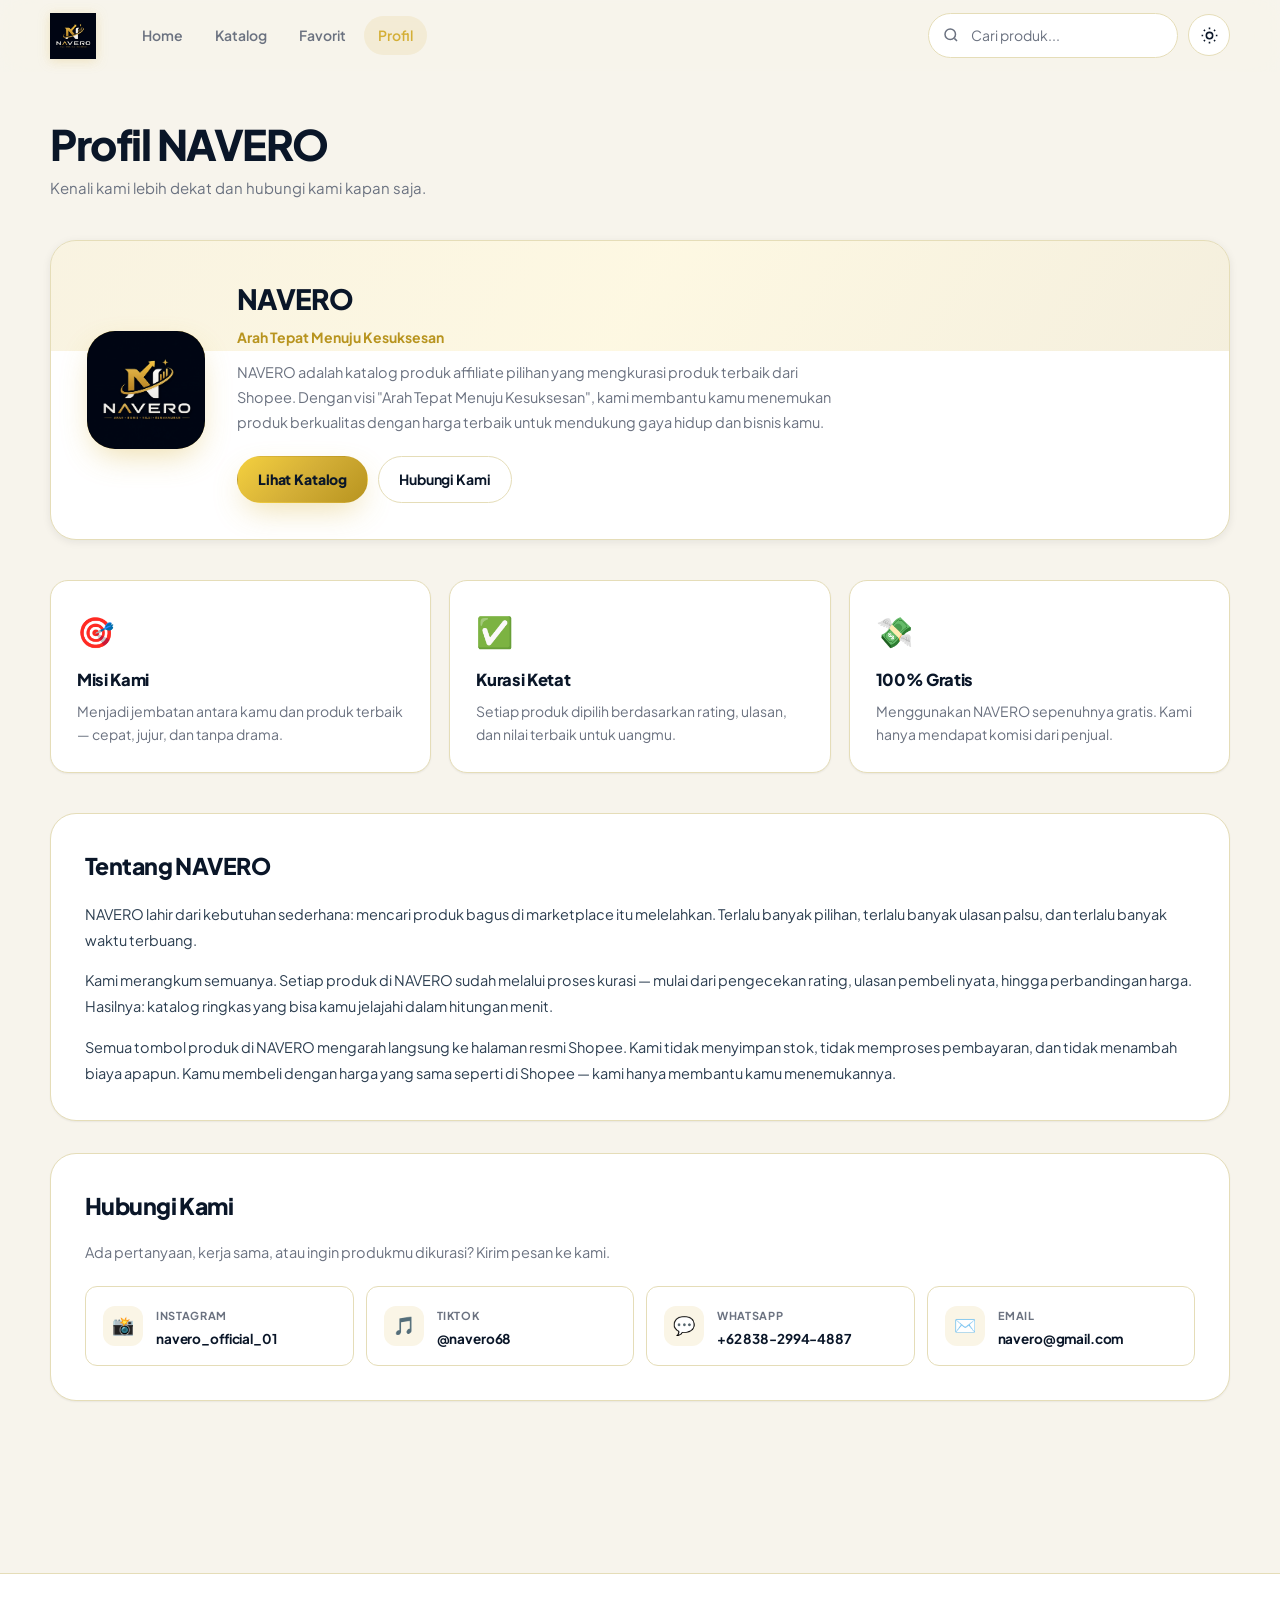
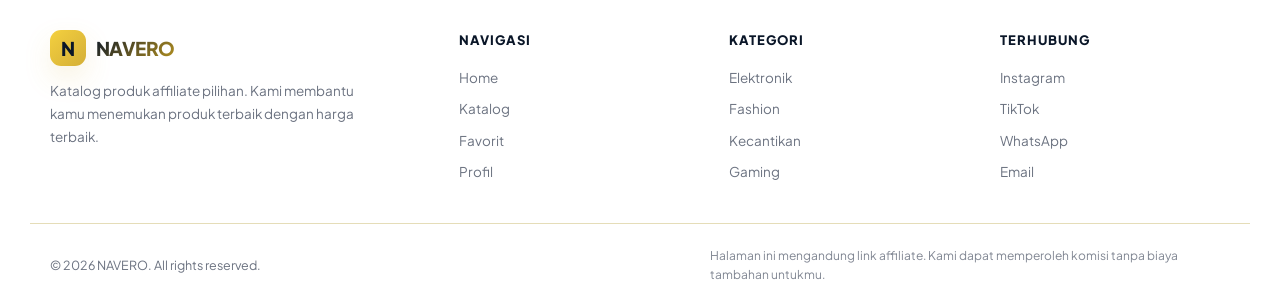
<file: profile.html>
<!DOCTYPE html>
<html lang="id" data-theme="light">
<head>
<meta charset="UTF-8">
<meta name="viewport" content="width=device-width, initial-scale=1.0">
<title>Profil — NAVERO</title>
<meta name="description" content="Tentang NAVERO, kontak, dan sosial media resmi kami.">
<meta name="theme-color" content="#5B4BFF">
<link rel="icon" type="image/png" href="assets/favicon.png">
<link rel="preconnect" href="https://fonts.googleapis.com">
<link rel="preconnect" href="https://fonts.gstatic.com" crossorigin>
<link href="https://fonts.googleapis.com/css2?family=Plus+Jakarta+Sans:wght@400;500;600;700;800&display=swap" rel="stylesheet">
<link rel="stylesheet" href="style.css">
</head>
<body>

<header class="header" id="header">
  <div class="container header__inner">
    <a href="index.html" class="logo logo--img" aria-label="NAVERO">
  <img src="assets/logo.png" alt="NAVERO" class="logo__img">
</a>
    <nav class="nav" id="nav">
      <a href="index.html" class="nav__link">Home</a>
      <a href="products.html" class="nav__link">Katalog</a>
      <a href="products.html?filter=favorit" class="nav__link">Favorit</a>
      <a href="profile.html" class="nav__link is-active">Profil</a>
    </nav>
    <div class="header__actions">
      <form class="search search--header" id="headerSearchForm" role="search">
        <svg class="search__icon" viewBox="0 0 24 24" fill="none" stroke="currentColor" stroke-width="2"><circle cx="11" cy="11" r="7"/><path d="m20 20-3.5-3.5"/></svg>
        <input type="search" id="headerSearch" placeholder="Cari produk..." autocomplete="off" aria-label="Cari produk">
      </form>
      <button class="icon-btn" id="themeToggle" aria-label="Ganti tema">
        <svg class="ico-sun" viewBox="0 0 24 24" fill="none" stroke="currentColor" stroke-width="2"><circle cx="12" cy="12" r="4"/><path d="M12 2v2M12 20v2M4.9 4.9l1.4 1.4M17.7 17.7l1.4 1.4M2 12h2M20 12h2M4.9 19.1l1.4-1.4M17.7 6.3l1.4-1.4"/></svg>
        <svg class="ico-moon" viewBox="0 0 24 24" fill="none" stroke="currentColor" stroke-width="2"><path d="M21 12.8A9 9 0 1 1 11.2 3a7 7 0 0 0 9.8 9.8Z"/></svg>
      </button>
      <button class="icon-btn nav-toggle" id="navToggle" aria-label="Menu">
        <svg viewBox="0 0 24 24" fill="none" stroke="currentColor" stroke-width="2"><path d="M3 6h18M3 12h18M3 18h18"/></svg>
      </button>
    </div>
  </div>
</header>

<main>
  <section class="page-hero">
    <div class="container">
      <h1 class="page-hero__title">Profil NAVERO</h1>
      <p class="page-hero__desc">Kenali kami lebih dekat dan hubungi kami kapan saja.</p>
    </div>
  </section>

  <section class="section section--tight">
    <div class="container">

      <div class="profile-card reveal">
        <div class="profile-card__avatar">
          <img src="assets/logo.png" alt="Logo NAVERO" onerror="this.style.display='none';this.parentElement.classList.add('is-fallback')">
          <span class="profile-card__initial">N</span>
        </div>
        <div class="profile-card__body">
          <h2 id="profNama">NAVERO</h2>
          <p class="profile-card__tagline" id="profTagline">Kurasi Produk Terbaik untuk Kamu</p>
          <p class="profile-card__desc" id="profDeskripsi">
            NAVERO adalah katalog produk affiliate yang mengkurasi produk-produk terbaik dari Shopee.
            Kami membantu kamu menemukan produk berkualitas dengan harga terbaik, tanpa ribet.
          </p>
          <div class="profile-card__actions">
            <a href="products.html" class="btn btn--primary">Lihat Katalog</a>
            <a href="#" class="btn btn--outline" id="profWhatsapp" target="_blank" rel="noopener">Hubungi Kami</a>
          </div>
        </div>
      </div>

      <div class="profile-grid">
        <div class="info-card reveal">
          <div class="info-card__icon">🎯</div>
          <h3>Misi Kami</h3>
          <p>Menjadi jembatan antara kamu dan produk terbaik — cepat, jujur, dan tanpa drama.</p>
        </div>
        <div class="info-card reveal">
          <div class="info-card__icon">✅</div>
          <h3>Kurasi Ketat</h3>
          <p>Setiap produk dipilih berdasarkan rating, ulasan, dan nilai terbaik untuk uangmu.</p>
        </div>
        <div class="info-card reveal">
          <div class="info-card__icon">💸</div>
          <h3>100% Gratis</h3>
          <p>Menggunakan NAVERO sepenuhnya gratis. Kami hanya mendapat komisi dari penjual.</p>
        </div>
      </div>

      <div class="about-block reveal" id="profTentang">
        <h2>Tentang NAVERO</h2>
        <p>
          NAVERO lahir dari kebutuhan sederhana: mencari produk bagus di marketplace itu melelahkan.
          Terlalu banyak pilihan, terlalu banyak ulasan palsu, dan terlalu banyak waktu terbuang.
        </p>
        <p>
          Kami merangkum semuanya. Setiap produk di NAVERO sudah melalui proses kurasi —
          mulai dari pengecekan rating, ulasan pembeli nyata, hingga perbandingan harga.
          Hasilnya: katalog ringkas yang bisa kamu jelajahi dalam hitungan menit.
        </p>
        <p>
          Semua tombol produk di NAVERO mengarah langsung ke halaman resmi Shopee.
          Kami tidak menyimpan stok, tidak memproses pembayaran, dan tidak menambah biaya apapun.
          Kamu membeli dengan harga yang sama seperti di Shopee — kami hanya membantu kamu menemukannya.
        </p>
      </div>

      <div class="contact-block reveal">
        <h2>Hubungi Kami</h2>
        <p class="contact-block__sub">Ada pertanyaan, kerja sama, atau ingin produkmu dikurasi? Kirim pesan ke kami.</p>
        <div class="contact-grid" id="contactGrid"></div>
      </div>

    </div>
  </section>
</main>

<footer class="footer">
  <div class="container footer__inner">
    <div class="footer__brand">
      <a href="index.html" class="logo">
        <span class="logo__mark">N</span>
        <span class="logo__text">NAVERO</span>
      </a>
      <p>Katalog produk affiliate pilihan. Kami membantu kamu menemukan produk terbaik dengan harga terbaik.</p>
    </div>
    <div class="footer__col">
      <h4>Navigasi</h4>
      <a href="index.html">Home</a>
      <a href="products.html">Katalog</a>
      <a href="products.html?filter=favorit">Favorit</a>
      <a href="profile.html">Profil</a>
    </div>
    <div class="footer__col">
      <h4>Kategori</h4>
      <a href="products.html?cat=Elektronik">Elektronik</a>
      <a href="products.html?cat=Fashion">Fashion</a>
      <a href="products.html?cat=Kecantikan">Kecantikan</a>
      <a href="products.html?cat=Gaming">Gaming</a>
    </div>
    <div class="footer__col">
      <h4>Terhubung</h4>
      <a href="#" id="footInstagram" target="_blank" rel="noopener">Instagram</a>
      <a href="#" id="footTiktok" target="_blank" rel="noopener">TikTok</a>
      <a href="#" id="footWhatsapp" target="_blank" rel="noopener">WhatsApp</a>
      <a href="#" id="footEmail">Email</a>
    </div>
  </div>
  <div class="container footer__bottom">
    <p>© <span id="year"></span> NAVERO. All rights reserved.</p>
    <p class="footer__note">Halaman ini mengandung link affiliate. Kami dapat memperoleh komisi tanpa biaya tambahan untukmu.</p>
  </div>
</footer>

<button class="to-top" id="toTop" aria-label="Kembali ke atas">
  <svg viewBox="0 0 24 24" fill="none" stroke="currentColor" stroke-width="2.2"><path d="M12 19V5M5 12l7-7 7 7"/></svg>
</button>

<div class="toast-wrap" id="toastWrap"></div>

<script src="api.js"></script>
<script src="script.js"></script>
</body>
</html>
</file>
<file: style.css>
/* =========================================================
   NAVERO — Stylesheet
   ========================================================= */

/* ---------- 1. VARIABLES — TEMA EMAS & NAVY ---------- */
:root {
  /* Warna brand utama (gold) */
  --brand:        #D4AF37;   /* Gold utama */
  --brand-dark:   #B8941F;   /* Gold tua */
  --brand-soft:   rgba(212, 175, 55, .12);
  --brand-2:      #F4D03F;   /* Gold terang untuk gradient */
  --accent:       #F4D03F;   /* Highlight */
  --success:      #10B981;
  --danger:       #EF4444;

  /* Background (light mode) */
  --bg:           #F7F4EC;   /* Krem hangat */
  --bg-alt:       #FFFFFF;
  --surface:      #FFFFFF;
  --surface-2:    #F0EBD9;   /* Krem muda */
  --text:         #0A1628;   /* Navy gelap */
  --text-soft:    #2C3E50;
  --muted:        #6B7280;
  --border:       #E5DDB8;   /* Border gold muda */

  /* Shadow dengan nuansa gold */
  --shadow-xs:    0 1px 2px rgba(10, 22, 40, .06);
  --shadow-sm:    0 2px 8px rgba(10, 22, 40, .08);
  --shadow:       0 8px 24px -6px rgba(10, 22, 40, .15);
  --shadow-lg:    0 24px 48px -16px rgba(10, 22, 40, .28);
  --shadow-brand: 0 12px 28px -10px rgba(212, 175, 55, .55);
  --shadow-gold:  0 12px 32px -8px rgba(212, 175, 55, .45);

  --radius-xs: 8px;
  --radius-sm: 12px;
  --radius:    18px;
  --radius-lg: 26px;
  --radius-full: 999px;

  --container: 1220px;
  --header-h: 72px;

  --ease: cubic-bezier(.4, 0, .2, 1);
  --t: .28s var(--ease);
}

/* ---------- DARK MODE — NAVY + GOLD ---------- */
[data-theme="dark"] {
  --brand:        #F4D03F;   /* Gold lebih terang di dark mode */
  --brand-dark:   #D4AF37;
  --brand-soft:   rgba(244, 208, 63, .15);
  --brand-2:      #D4AF37;

  --bg:           #0A1628;   /* Navy gelap — sama dengan logo */
  --bg-alt:       #0F1E33;
  --surface:      #132742;   /* Navy medium */
  --surface-2:    #1A2B4A;
  --text:         #F8F9FA;   /* Hampir putih */
  --text-soft:    #D1D5DB;
  --muted:        #94A3B8;
  --border:       #1E3A5F;   /* Border navy terang */

  --shadow-xs:    0 1px 2px rgba(0,0,0,.4);
  --shadow-sm:    0 2px 8px rgba(0,0,0,.35);
  --shadow:       0 8px 24px -6px rgba(0,0,0,.55);
  --shadow-lg:    0 24px 48px -16px rgba(0,0,0,.75);
  --shadow-brand: 0 12px 28px -10px rgba(244, 208, 63, .5);
  --shadow-gold:  0 12px 32px -8px rgba(244, 208, 63, .4);
}

/* ---------- 2. RESET ---------- */
*, *::before, *::after { box-sizing: border-box; margin: 0; padding: 0; }

html {
  scroll-behavior: smooth;
  -webkit-text-size-adjust: 100%;
}

body {
  font-family: 'Plus Jakarta Sans', -apple-system, BlinkMacSystemFont, 'Segoe UI', Roboto, sans-serif;
  background: var(--bg);
  color: var(--text);
  line-height: 1.6;
  font-size: 15px;
  -webkit-font-smoothing: antialiased;
  overflow-x: hidden;
  transition: background var(--t), color var(--t);
}

img { max-width: 100%; display: block; }
a { color: inherit; text-decoration: none; }
button, input, select { font: inherit; color: inherit; }
button { background: none; border: none; cursor: pointer; }
svg { width: 20px; height: 20px; flex-shrink: 0; }

::selection { background: var(--brand); color: #fff; }

::-webkit-scrollbar { width: 10px; height: 10px; }
::-webkit-scrollbar-track { background: transparent; }
::-webkit-scrollbar-thumb {
  background: var(--border);
  border-radius: 99px;
  border: 2px solid var(--bg);
}
::-webkit-scrollbar-thumb:hover { background: var(--muted); }

/* ---------- 3. LAYOUT ---------- */
.container {
  width: 100%;
  max-width: var(--container);
  margin-inline: auto;
  padding-inline: 20px;
}

.section { padding: 64px 0; }
.section--tight { padding: 32px 0 80px; }

.section__head {
  display: flex;
  align-items: flex-end;
  justify-content: space-between;
  gap: 20px;
  margin-bottom: 28px;
  flex-wrap: wrap;
}

.section__eyebrow {
  display: inline-block;
  font-size: 12px;
  font-weight: 700;
  letter-spacing: .12em;
  text-transform: uppercase;
  color: var(--brand);
  margin-bottom: 6px;
}

.section__title {
  font-size: clamp(22px, 3.2vw, 30px);
  font-weight: 800;
  letter-spacing: -.02em;
  line-height: 1.2;
}

.link-more {
  font-size: 14px;
  font-weight: 600;
  color: var(--brand);
  transition: var(--t);
  white-space: nowrap;
}
.link-more:hover { color: var(--brand-dark); transform: translateX(3px); }

/* ---------- 4. BUTTONS ---------- */
.btn {
  display: inline-flex;
  align-items: center;
  justify-content: center;
  gap: 8px;
  padding: 11px 20px;
  border-radius: var(--radius-full);
  font-size: 14px;
  font-weight: 700;
  letter-spacing: -.01em;
  cursor: pointer;
  border: 1.5px solid transparent;
  transition: var(--t);
  white-space: nowrap;
  user-select: none;
}
.btn svg { width: 17px; height: 17px; transition: var(--t); }
.btn:active { transform: scale(.97); }

.btn--primary {
  background: linear-gradient(135deg, var(--brand), var(--brand-2));
  color: #fff;
  box-shadow: var(--shadow-brand);
}
.btn--primary:hover {
  box-shadow: 0 16px 34px -10px rgba(91,75,255,.7);
  transform: translateY(-2px);
}
.btn--primary:hover svg { transform: translateX(3px); }

.btn--outline {
  border-color: var(--border);
  background: var(--surface);
  color: var(--text);
}
.btn--outline:hover {
  border-color: var(--brand);
  color: var(--brand);
  background: var(--brand-soft);
}

.btn--ghost {
  background: var(--surface);
  color: var(--text);
  border-color: var(--border);
  box-shadow: var(--shadow-xs);
}
.btn--ghost:hover { border-color: var(--brand); color: var(--brand); transform: translateY(-2px); }

.btn--light {
  background: #fff;
  color: #1a1a2e;
  box-shadow: 0 8px 20px -6px rgba(0,0,0,.3);
}
.btn--light:hover { transform: translateY(-2px); box-shadow: 0 14px 28px -8px rgba(0,0,0,.4); }

.btn--lg { padding: 14px 26px; font-size: 15px; }
.btn--block { width: 100%; }

.icon-btn {
  width: 42px; height: 42px;
  display: grid; place-items: center;
  border-radius: var(--radius-full);
  border: 1.5px solid var(--border);
  background: var(--surface);
  color: var(--text);
  transition: var(--t);
  flex-shrink: 0;
}
.icon-btn:hover { border-color: var(--brand); color: var(--brand); background: var(--brand-soft); }
.icon-btn svg { width: 19px; height: 19px; }

/* ---------- 5. HEADER ---------- */
.header {
  position: sticky;
  top: 0;
  z-index: 100;
  height: var(--header-h);
  background: color-mix(in srgb, var(--bg) 78%, transparent);
  backdrop-filter: saturate(180%) blur(18px);
  -webkit-backdrop-filter: saturate(180%) blur(18px);
  border-bottom: 1px solid transparent;
  transition: var(--t);
}
.header.is-scrolled {
  border-bottom-color: var(--border);
  box-shadow: var(--shadow-sm);
}

.header__inner {
  height: 100%;
  display: flex;
  align-items: center;
  gap: 24px;
}

.logo {
  display: inline-flex;
  align-items: center;
  gap: 10px;
  font-weight: 800;
  font-size: 19px;
  letter-spacing: -.03em;
  flex-shrink: 0;
}
.logo__mark {
  width: 36px; height: 36px;
  display: grid; place-items: center;
  border-radius: 11px;
  background: linear-gradient(135deg, var(--brand), var(--brand-2));
  color: #fff;
  font-size: 19px;
  font-weight: 800;
  box-shadow: var(--shadow-brand);
}
.logo__text {
  background: linear-gradient(135deg, var(--text), var(--text-soft));
  -webkit-background-clip: text;
  background-clip: text;
  -webkit-text-fill-color: transparent;
}

.nav {
  display: flex;
  align-items: center;
  gap: 4px;
  margin-left: 8px;
}
.nav__link {
  padding: 8px 14px;
  border-radius: var(--radius-full);
  font-size: 14px;
  font-weight: 600;
  color: var(--muted);
  transition: var(--t);
  position: relative;
}
.nav__link:hover { color: var(--text); background: var(--surface-2); }
.nav__link.is-active { color: var(--brand); background: var(--brand-soft); }

.header__actions {
  display: flex;
  align-items: center;
  gap: 10px;
  margin-left: auto;
}

/* Search */
.search {
  position: relative;
  display: flex;
  align-items: center;
}
.search__icon {
  position: absolute;
  left: 14px;
  width: 18px; height: 18px;
  color: var(--muted);
  pointer-events: none;
}
.search input {
  width: 100%;
  border: 1.5px solid var(--border);
  background: var(--surface);
  border-radius: var(--radius-full);
  padding: 10px 16px 10px 42px;
  font-size: 14px;
  outline: none;
  transition: var(--t);
}
.search input::placeholder { color: var(--muted); }
.search input:focus {
  border-color: var(--brand);
  box-shadow: 0 0 0 4px var(--brand-soft);
}
.search--header { width: 250px; }
.search--big { max-width: 620px; margin-top: 22px; }
.search--big input {
  padding: 16px 52px 16px 52px;
  font-size: 15px;
  border-radius: var(--radius-full);
  box-shadow: var(--shadow-sm);
}
.search--big .search__icon { left: 20px; width: 20px; height: 20px; }

.search__clear {
  position: absolute;
  right: 14px;
  width: 26px; height: 26px;
  border-radius: 50%;
  display: none;
  place-items: center;
  background: var(--surface-2);
  color: var(--muted);
  font-size: 18px;
  line-height: 1;
}
.search__clear:hover { background: var(--border); color: var(--text); }
.search.has-value .search__clear { display: grid; }

.nav-toggle { display: none; }

#themeToggle .ico-moon { display: none; }
[data-theme="dark"] #themeToggle .ico-sun { display: none; }
[data-theme="dark"] #themeToggle .ico-moon { display: block; }

/* ---------- 6. HERO ---------- */
.hero {
  position: relative;
  padding: 56px 0 80px;
  overflow: hidden;
}
.hero__glow {
  position: absolute;
  border-radius: 50%;
  filter: blur(90px);
  opacity: .5;
  pointer-events: none;
}
.hero__glow--1 {
  width: 480px; height: 480px;
  background: radial-gradient(circle, rgba(91,75,255,.55), transparent 70%);
  top: -160px; left: -120px;
}
.hero__glow--2 {
  width: 420px; height: 420px;
  background: radial-gradient(circle, rgba(255,107,53,.35), transparent 70%);
  top: 40px; right: -140px;
}
[data-theme="dark"] .hero__glow { opacity: .35; }

.hero__inner {
  position: relative;
  display: grid;
  grid-template-columns: 1.05fr .95fr;
  gap: 56px;
  align-items: center;
}

.hero__pill {
  display: inline-flex;
  align-items: center;
  gap: 8px;
  padding: 7px 16px;
  border-radius: var(--radius-full);
  background: var(--surface);
  border: 1.5px solid var(--border);
  font-size: 13px;
  font-weight: 600;
  color: var(--text-soft);
  box-shadow: var(--shadow-xs);
  margin-bottom: 20px;
}
.hero__pill .dot {
  width: 8px; height: 8px;
  border-radius: 50%;
  background: var(--success);
  box-shadow: 0 0 0 3px rgba(16,185,129,.2);
  animation: pulse 2s infinite;
}
@keyframes pulse {
  0%, 100% { box-shadow: 0 0 0 3px rgba(16,185,129,.2); }
  50% { box-shadow: 0 0 0 7px rgba(16,185,129,0); }
}

.hero__title {
  font-size: clamp(34px, 5.2vw, 58px);
  font-weight: 800;
  line-height: 1.08;
  letter-spacing: -.035em;
  margin-bottom: 18px;
}
.grad {
  background: linear-gradient(120deg, var(--brand), var(--brand-2) 45%, var(--accent));
  -webkit-background-clip: text;
  background-clip: text;
  -webkit-text-fill-color: transparent;
}

.hero__desc {
  font-size: 16px;
  color: var(--muted);
  max-width: 500px;
  margin-bottom: 30px;
  line-height: 1.7;
}

.hero__cta { display: flex; gap: 12px; flex-wrap: wrap; margin-bottom: 40px; }

.hero__stats {
  display: flex;
  gap: 36px;
  flex-wrap: wrap;
}
.stat { display: flex; flex-direction: column; }
.stat strong {
  font-size: 26px;
  font-weight: 800;
  letter-spacing: -.03em;
  background: linear-gradient(135deg, var(--brand), var(--brand-2));
  -webkit-background-clip: text;
  background-clip: text;
  -webkit-text-fill-color: transparent;
}
.stat span { font-size: 13px; color: var(--muted); font-weight: 600; }

/* Hero visual */
.hero__visual {
  position: relative;
  height: 440px;
  display: none;
}
@media (min-width: 900px) { .hero__visual { display: block; } }

.hero__card {
  position: absolute;
  border-radius: var(--radius-lg);
  overflow: hidden;
  box-shadow: var(--shadow-lg);
  border: 4px solid var(--surface);
  background: var(--surface);
}
.hero__card img { width: 100%; height: 100%; object-fit: cover; }
.hero__card--1 {
  width: 200px; height: 200px;
  top: 20px; left: 60px;
  animation: floaty 6s ease-in-out infinite;
}
.hero__card--2 {
  width: 170px; height: 170px;
  top: 170px; left: 0;
  animation: floaty 7s ease-in-out infinite .8s;
}
.hero__card--3 {
  width: 220px; height: 220px;
  top: 90px; right: 20px;
  animation: floaty 8s ease-in-out infinite .4s;
}
@keyframes floaty {
  0%, 100% { transform: translateY(0) rotate(0deg); }
  50% { transform: translateY(-16px) rotate(1.5deg); }
}

.hero__float {
  position: absolute;
  padding: 10px 16px;
  border-radius: var(--radius-full);
  background: var(--surface);
  border: 1.5px solid var(--border);
  box-shadow: var(--shadow);
  font-size: 13px;
  font-weight: 700;
  white-space: nowrap;
  z-index: 5;
}
.hero__float--a { top: 10px; right: 40px; animation: floaty 5s ease-in-out infinite; }
.hero__float--b { bottom: 30px; left: 20px; animation: floaty 6.5s ease-in-out infinite 1s; }

/* ---------- 7. CATEGORY GRID ---------- */
.category-grid {
  display: grid;
  grid-template-columns: repeat(auto-fill, minmax(140px, 1fr));
  gap: 14px;
}
.cat-card {
  display: flex;
  flex-direction: column;
  align-items: center;
  justify-content: center;
  gap: 10px;
  padding: 22px 14px;
  background: var(--surface);
  border: 1.5px solid var(--border);
  border-radius: var(--radius);
  transition: var(--t);
  cursor: pointer;
  text-align: center;
  box-shadow: var(--shadow-xs);
}
.cat-card:hover {
  transform: translateY(-5px);
  border-color: var(--brand);
  box-shadow: var(--shadow);
}
.cat-card__icon {
  width: 50px; height: 50px;
  display: grid; place-items: center;
  border-radius: 15px;
  background: var(--brand-soft);
  font-size: 24px;
  transition: var(--t);
}
.cat-card:hover .cat-card__icon {
  background: linear-gradient(135deg, var(--brand), var(--brand-2));
  transform: scale(1.08) rotate(-5deg);
}
.cat-card__name {
  font-size: 13.5px;
  font-weight: 700;
  letter-spacing: -.01em;
}
.cat-card__count { font-size: 11.5px; color: var(--muted); font-weight: 500; }

/* ---------- 8. PRODUCT GRID & CARD ---------- */
.product-grid {
  display: grid;
  grid-template-columns: repeat(auto-fill, minmax(230px, 1fr));
  gap: 20px;
}

.card {
  position: relative;
  display: flex;
  flex-direction: column;
  background: var(--surface);
  border: 1.5px solid var(--border);
  border-radius: var(--radius);
  overflow: hidden;
  transition: var(--t);
  box-shadow: var(--shadow-xs);
}
.card:hover {
  transform: translateY(-6px);
  border-color: color-mix(in srgb, var(--brand) 40%, var(--border));
  box-shadow: var(--shadow-lg);
}

.card__media {
  position: relative;
  aspect-ratio: 1 / 1;
  overflow: hidden;
  background: var(--surface-2);
}
.card__media-link { display: block; width: 100%; height: 100%; }
.card__media img {
  width: 100%; height: 100%;
  object-fit: cover;
  transition: transform .5s var(--ease);
}
.card:hover .card__media img { transform: scale(1.07); }

.badge {
  position: absolute;
  top: 10px;
  left: 10px;
  padding: 5px 11px;
  border-radius: var(--radius-full);
  font-size: 10.5px;
  font-weight: 800;
  letter-spacing: .06em;
  text-transform: uppercase;
  color: #fff;
  box-shadow: 0 4px 12px -3px rgba(0,0,0,.35);
  z-index: 2;
}
.badge--terlaris { background: linear-gradient(135deg, #FF6B35, #FF3D00); }
.badge--baru     { background: linear-gradient(135deg, #10B981, #059669); }
.badge--promo    { background: linear-gradient(135deg, #EF4444, #DC2626); }
.badge--favorit  { background: linear-gradient(135deg, #8B5CF6, #6D28D9); }
.badge--default  { background: linear-gradient(135deg, #64748B, #475569); }

.fav-btn {
  position: absolute;
  top: 10px;
  right: 10px;
  width: 36px; height: 36px;
  border-radius: 50%;
  display: grid;
  place-items: center;
  background: rgba(255,255,255,.92);
  backdrop-filter: blur(8px);
  color: #64748B;
  box-shadow: var(--shadow-sm);
  transition: var(--t);
  z-index: 2;
}
[data-theme="dark"] .fav-btn { background: rgba(18,24,38,.92); }
.fav-btn:hover { transform: scale(1.12); color: var(--danger); }
.fav-btn svg { width: 18px; height: 18px; transition: var(--t); }
.fav-btn.is-active { color: var(--danger); }
.fav-btn.is-active svg { fill: currentColor; }
.fav-btn.is-bump { animation: bump .4s var(--ease); }
@keyframes bump {
  0% { transform: scale(1); }
  40% { transform: scale(1.35); }
  100% { transform: scale(1); }
}

.card__body {
  padding: 14px 14px 16px;
  display: flex;
  flex-direction: column;
  flex: 1;
  gap: 6px;
}

.card__cat {
  font-size: 11px;
  font-weight: 700;
  letter-spacing: .05em;
  text-transform: uppercase;
  color: var(--brand);
}

.card__title {
  font-size: 14.5px;
  font-weight: 700;
  line-height: 1.35;
  letter-spacing: -.015em;
  display: -webkit-box;
  -webkit-line-clamp: 2;
  -webkit-box-orient: vertical;
  overflow: hidden;
  min-height: 39px;
}

.card__price {
  font-size: 17px;
  font-weight: 800;
  letter-spacing: -.03em;
  color: var(--accent);
}

.card__desc {
  font-size: 12.5px;
  color: var(--muted);
  line-height: 1.5;
  display: -webkit-box;
  -webkit-line-clamp: 2;
  -webkit-box-orient: vertical;
  overflow: hidden;
  margin-bottom: 4px;
}

.card__cta {
  margin-top: auto;
  width: 100%;
  padding: 10px 16px;
  font-size: 13.5px;
}

/* ---------- 9. SKELETON ---------- */
.skeleton {
  background: var(--surface);
  border: 1.5px solid var(--border);
  border-radius: var(--radius);
  overflow: hidden;
}
.sk-box {
  background: linear-gradient(90deg, var(--surface-2) 25%, color-mix(in srgb, var(--surface-2) 50%, var(--border)) 50%, var(--surface-2) 75%);
  background-size: 200% 100%;
  animation: shimmer 1.4s infinite linear;
  border-radius: 6px;
}
@keyframes shimmer {
  0% { background-position: 200% 0; }
  100% { background-position: -200% 0; }
}
.sk-img { aspect-ratio: 1/1; width: 100%; border-radius: 0; }
.sk-body { padding: 14px; display: flex; flex-direction: column; gap: 10px; }
.sk-line { height: 12px; }
.sk-line--sm { width: 40%; }
.sk-line--md { width: 80%; }
.sk-line--lg { width: 100%; }
.sk-btn { height: 38px; border-radius: var(--radius-full); margin-top: 6px; }

/* ---------- 10. PROMO BANNER ---------- */
.promo-banner {
  position: relative;
  overflow: hidden;
  border-radius: var(--radius-lg);
  padding: 46px 44px;
  background: linear-gradient(120deg, #5B4BFF 0%, #8B5CF6 50%, #FF6B35 130%);
  color: #fff;
  box-shadow: var(--shadow-lg);
}
.promo-banner__content { position: relative; z-index: 2; max-width: 560px; }
.promo-banner__tag {
  display: inline-block;
  padding: 5px 14px;
  border-radius: var(--radius-full);
  background: rgba(255,255,255,.2);
  backdrop-filter: blur(8px);
  font-size: 11px;
  font-weight: 800;
  letter-spacing: .12em;
  margin-bottom: 14px;
}
.promo-banner h3 {
  font-size: clamp(24px, 3.6vw, 36px);
  font-weight: 800;
  letter-spacing: -.03em;
  line-height: 1.15;
  margin-bottom: 10px;
}
.promo-banner p {
  font-size: 15px;
  opacity: .9;
  margin-bottom: 24px;
  max-width: 440px;
}
.promo-banner__deco {
  position: absolute;
  inset: 0;
  background:
    radial-gradient(circle at 88% 20%, rgba(255,255,255,.28), transparent 42%),
    radial-gradient(circle at 70% 90%, rgba(255,255,255,.16), transparent 45%);
  pointer-events: none;
}
.promo-banner__deco::after {
  content: '';
  position: absolute;
  width: 300px; height: 300px;
  border: 2px dashed rgba(255,255,255,.18);
  border-radius: 50%;
  right: -60px; top: -80px;
}

/* ---------- 11. PAGE HERO (products / profile) ---------- */
.page-hero {
  padding: 48px 0 8px;
  position: relative;
}
.page-hero__title {
  font-size: clamp(28px, 4.4vw, 42px);
  font-weight: 800;
  letter-spacing: -.035em;
  line-height: 1.15;
  margin-bottom: 8px;
}
.page-hero__desc {
  font-size: 15px;
  color: var(--muted);
  max-width: 540px;
}

/* ---------- 12. FILTER BAR ---------- */
.filter-bar {
  display: flex;
  align-items: center;
  justify-content: space-between;
  gap: 16px;
  flex-wrap: wrap;
  margin-bottom: 18px;
  padding-bottom: 18px;
  border-bottom: 1px solid var(--border);
}

.chips {
  display: flex;
  gap: 8px;
  overflow-x: auto;
  padding-bottom: 4px;
  scrollbar-width: none;
  -ms-overflow-style: none;
  flex: 1;
  min-width: 0;
}
.chips::-webkit-scrollbar { display: none; }

.chip {
  padding: 9px 17px;
  border-radius: var(--radius-full);
  border: 1.5px solid var(--border);
  background: var(--surface);
  font-size: 13.5px;
  font-weight: 600;
  color: var(--muted);
  white-space: nowrap;
  transition: var(--t);
  cursor: pointer;
}
.chip:hover { border-color: var(--brand); color: var(--brand); }
.chip.is-active {
  background: linear-gradient(135deg, var(--brand), var(--brand-2));
  border-color: transparent;
  color: #fff;
  box-shadow: var(--shadow-brand);
}

.select {
  padding: 10px 36px 10px 16px;
  border-radius: var(--radius-full);
  border: 1.5px solid var(--border);
  background: var(--surface);
  font-size: 13.5px;
  font-weight: 600;
  cursor: pointer;
  outline: none;
  transition: var(--t);
  appearance: none;
  background-image: url("data:image/svg+xml,%3Csvg xmlns='http://www.w3.org/2000/svg' viewBox='0 0 24 24' fill='none' stroke='%2371778C' stroke-width='2.5' stroke-linecap='round'%3E%3Cpath d='m6 9 6 6 6-6'/%3E%3C/svg%3E");
  background-repeat: no-repeat;
  background-position: right 12px center;
  background-size: 16px;
}
.select:focus { border-color: var(--brand); box-shadow: 0 0 0 4px var(--brand-soft); }

.result-bar {
  display: flex;
  align-items: center;
  justify-content: space-between;
  gap: 12px;
  margin-bottom: 20px;
  flex-wrap: wrap;
}
.result-bar p { font-size: 13.5px; color: var(--muted); font-weight: 500; }
.result-bar strong { color: var(--text); font-weight: 700; }

/* ---------- 13. EMPTY & LOAD MORE ---------- */
.empty-state {
  text-align: center;
  padding: 70px 20px;
}
.empty-state__icon { font-size: 52px; margin-bottom: 14px; }
.empty-state h3 { font-size: 20px; font-weight: 800; margin-bottom: 6px; letter-spacing: -.02em; }
.empty-state p { color: var(--muted); margin-bottom: 22px; font-size: 14.5px; }

.load-more-wrap { display: flex; justify-content: center; margin-top: 40px; }

/* ---------- 14. PROFILE PAGE ---------- */
.profile-card {
  display: flex;
  gap: 32px;
  align-items: center;
  padding: 36px;
  background: var(--surface);
  border: 1.5px solid var(--border);
  border-radius: var(--radius-lg);
  box-shadow: var(--shadow-sm);
  margin-bottom: 40px;
  position: relative;
  overflow: hidden;
}
.profile-card::before {
  content: '';
  position: absolute;
  inset: 0 0 auto 0;
  height: 110px;
  background: linear-gradient(120deg, var(--brand), var(--brand-2), var(--accent));
  opacity: .1;
}

.profile-card__avatar {
  position: relative;
  width: 118px; height: 118px;
  flex-shrink: 0;
  border-radius: 28px;
  overflow: hidden;
  background: linear-gradient(135deg, var(--brand), var(--brand-2));
  display: grid;
  place-items: center;
  box-shadow: var(--shadow-brand);
}
.profile-card__avatar img {
  width: 100%; height: 100%;
  object-fit: cover;
  position: relative;
  z-index: 2;
}
.profile-card__initial {
  position: absolute;
  font-size: 52px;
  font-weight: 800;
  color: #fff;
  z-index: 1;
}

.profile-card__body { position: relative; z-index: 2; }
.profile-card__body h2 {
  font-size: 28px;
  font-weight: 800;
  letter-spacing: -.03em;
  margin-bottom: 4px;
}
.profile-card__tagline {
  font-size: 14px;
  font-weight: 700;
  color: var(--brand);
  margin-bottom: 12px;
}
.profile-card__desc {
  color: var(--muted);
  font-size: 14.5px;
  line-height: 1.7;
  max-width: 620px;
  margin-bottom: 22px;
}
.profile-card__actions { display: flex; gap: 10px; flex-wrap: wrap; }

.profile-grid {
  display: grid;
  grid-template-columns: repeat(auto-fit, minmax(240px, 1fr));
  gap: 18px;
  margin-bottom: 40px;
}
.info-card {
  padding: 26px;
  background: var(--surface);
  border: 1.5px solid var(--border);
  border-radius: var(--radius);
  transition: var(--t);
  box-shadow: var(--shadow-xs);
}
.info-card:hover { transform: translateY(-5px); box-shadow: var(--shadow); border-color: var(--brand); }
.info-card__icon { font-size: 30px; margin-bottom: 12px; }
.info-card h3 { font-size: 16.5px; font-weight: 800; margin-bottom: 7px; letter-spacing: -.02em; }
.info-card p { font-size: 14px; color: var(--muted); line-height: 1.65; }

.about-block, .contact-block {
  padding: 34px;
  background: var(--surface);
  border: 1.5px solid var(--border);
  border-radius: var(--radius-lg);
  margin-bottom: 32px;
  box-shadow: var(--shadow-xs);
}
.about-block h2, .contact-block h2 {
  font-size: 23px;
  font-weight: 800;
  letter-spacing: -.025em;
  margin-bottom: 16px;
}
.about-block p { color: var(--text-soft); font-size: 14.5px; line-height: 1.8; margin-bottom: 14px; }
.about-block p:last-child { margin-bottom: 0; }
.contact-block__sub { color: var(--muted); font-size: 14.5px; margin-bottom: 22px; }

.contact-grid {
  display: grid;
  grid-template-columns: repeat(auto-fit, minmax(200px, 1fr));
  gap: 12px;
}
.contact-item {
  display: flex;
  align-items: center;
  gap: 13px;
  padding: 15px 17px;
  border-radius: var(--radius-sm);
  border: 1.5px solid var(--border);
  background: var(--bg-alt);
  transition: var(--t);
}
.contact-item:hover {
  border-color: var(--brand);
  transform: translateY(-3px);
  box-shadow: var(--shadow-sm);
}
.contact-item__icon {
  width: 40px; height: 40px;
  display: grid; place-items: center;
  border-radius: 12px;
  background: var(--brand-soft);
  font-size: 18px;
  flex-shrink: 0;
}
.contact-item__label { font-size: 11px; color: var(--muted); font-weight: 700; letter-spacing: .06em; text-transform: uppercase; }
.contact-item__value { font-size: 13.5px; font-weight: 700; letter-spacing: -.01em; word-break: break-all; }

/* ---------- 15. FOOTER ---------- */
.footer {
  margin-top: 60px;
  background: var(--bg-alt);
  border-top: 1px solid var(--border);
  padding: 56px 0 0;
}
.footer__inner {
  display: grid;
  grid-template-columns: 1.6fr 1fr 1fr 1fr;
  gap: 40px;
  padding-bottom: 40px;
}
.footer__brand .logo { margin-bottom: 14px; }
.footer__brand p {
  font-size: 13.5px;
  color: var(--muted);
  line-height: 1.7;
  max-width: 320px;
}
.footer__col { display: flex; flex-direction: column; gap: 10px; }
.footer__col h4 {
  font-size: 13px;
  font-weight: 800;
  letter-spacing: .08em;
  text-transform: uppercase;
  color: var(--text);
  margin-bottom: 6px;
}
.footer__col a {
  font-size: 13.5px;
  color: var(--muted);
  transition: var(--t);
  width: fit-content;
}
.footer__col a:hover { color: var(--brand); transform: translateX(3px); }

.footer__bottom {
  display: flex;
  align-items: center;
  justify-content: space-between;
  gap: 16px;
  flex-wrap: wrap;
  padding: 22px 20px;
  border-top: 1px solid var(--border);
}
.footer__bottom p { font-size: 12.5px; color: var(--muted); }
.footer__note { font-size: 12px !important; opacity: .85; max-width: 520px; }

/* ---------- 16. BACK TO TOP ---------- */
.to-top {
  position: fixed;
  right: 22px;
  bottom: 22px;
  width: 48px; height: 48px;
  border-radius: 50%;
  display: grid;
  place-items: center;
  background: linear-gradient(135deg, var(--brand), var(--brand-2));
  color: #fff;
  box-shadow: var(--shadow-brand);
  opacity: 0;
  visibility: hidden;
  transform: translateY(16px) scale(.85);
  transition: var(--t);
  z-index: 90;
}
.to-top.is-visible { opacity: 1; visibility: visible; transform: none; }
.to-top:hover { transform: translateY(-3px) scale(1.06); }

/* ---------- 17. TOAST ---------- */
.toast-wrap {
  position: fixed;
  bottom: 24px;
  left: 50%;
  transform: translateX(-50%);
  display: flex;
  flex-direction: column;
  gap: 10px;
  z-index: 200;
  pointer-events: none;
  width: max-content;
  max-width: calc(100vw - 40px);
}
.toast {
  display: flex;
  align-items: center;
  gap: 10px;
  padding: 12px 20px;
  border-radius: var(--radius-full);
  background: var(--text);
  color: var(--bg);
  font-size: 13.5px;
  font-weight: 600;
  box-shadow: var(--shadow-lg);
  animation: toastIn .35s var(--ease);
}
.toast.is-out { animation: toastOut .3s var(--ease) forwards; }
@keyframes toastIn {
  from { opacity: 0; transform: translateY(16px) scale(.94); }
  to   { opacity: 1; transform: none; }
}
@keyframes toastOut {
  to { opacity: 0; transform: translateY(12px) scale(.94); }
}

/* ---------- 18. SCROLL REVEAL ---------- */
.reveal {
  opacity: 0;
  transform: translateY(26px);
  transition: opacity .6s var(--ease), transform .6s var(--ease);
}
.reveal.is-visible { opacity: 1; transform: none; }

/* ---------- 19. RESPONSIVE ---------- */
@media (max-width: 1024px) {
  .hero__inner { grid-template-columns: 1fr; gap: 40px; }
  .search--header { width: 200px; }
  .footer__inner { grid-template-columns: 1fr 1fr; gap: 32px; }
}

@media (max-width: 860px) {
  :root { --header-h: 64px; }

  .nav {
    position: fixed;
    top: var(--header-h);
    left: 0;
    right: 0;
    flex-direction: column;
    align-items: stretch;
    gap: 6px;
    padding: 16px 20px 22px;
    background: var(--surface);
    border-bottom: 1px solid var(--border);
    box-shadow: var(--shadow-lg);
    transform: translateY(-12px);
    opacity: 0;
    visibility: hidden;
    transition: var(--t);
    margin-left: 0;
    z-index: 99;
  }
  .nav.is-open { transform: none; opacity: 1; visibility: visible; }
  .nav__link { padding: 12px 16px; font-size: 15px; }

  .nav-toggle { display: grid; }
  .search--header { display: none; }

  .section { padding: 44px 0; }
  .section--tight { padding: 24px 0 60px; }

  .promo-banner { padding: 34px 26px; }
  .profile-card { flex-direction: column; text-align: center; padding: 30px 22px; }
  .profile-card__actions { justify-content: center; }
  .profile-card__desc { margin-inline: auto; }

  .about-block, .contact-block { padding: 26px 22px; }
}

@media (max-width: 640px) {
  .container { padding-inline: 16px; }

  .hero { padding: 34px 0 52px; }
  .hero__title { font-size: 32px; }
  .hero__desc { font-size: 14.5px; }
  .hero__cta { gap: 10px; }
  .hero__cta .btn { flex: 1; min-width: 140px; }
  .hero__stats { gap: 24px; }
  .stat strong { font-size: 21px; }

  .product-grid { grid-template-columns: repeat(2, 1fr); gap: 12px; }
  .card__body { padding: 11px 11px 13px; gap: 5px; }
  .card__title { font-size: 13px; min-height: 35px; }
  .card__price { font-size: 15px; }
  .card__desc { display: none; }
  .card__cta { padding: 9px 12px; font-size: 12.5px; }
  .badge { font-size: 9.5px; padding: 4px 9px; top: 8px; left: 8px; }
  .fav-btn { width: 32px; height: 32px; top: 8px; right: 8px; }
  .fav-btn svg { width: 16px; height: 16px; }

  .category-grid { grid-template-columns: repeat(auto-fill, minmax(104px, 1fr)); gap: 10px; }
  .cat-card { padding: 16px 10px; }
  .cat-card__icon { width: 42px; height: 42px; font-size: 20px; border-radius: 13px; }
  .cat-card__name { font-size: 12px; }
  .cat-card__count { font-size: 10.5px; }

  .page-hero { padding: 30px 0 4px; }
  .search--big input { padding: 13px 46px; font-size: 14px; }

  .footer { padding-top: 44px; }
  .footer__inner { grid-template-columns: 1fr 1fr; gap: 26px; padding-bottom: 30px; }
  .footer__brand { grid-column: 1 / -1; }
  .footer__bottom { flex-direction: column; align-items: flex-start; gap: 8px; }

  .to-top { right: 16px; bottom: 16px; width: 44px; height: 44px; }

  .filter-bar { flex-direction: column; align-items: stretch; }
  .filter-bar__right { display: flex; }
  .select { width: 100%; }
}

@media (max-width: 400px) {
  .product-grid { grid-template-columns: 1fr; }
  .card__desc { display: -webkit-box; }
}

/* ---------- 20. REDUCED MOTION ---------- */
@media (prefers-reduced-motion: reduce) {
  *, *::before, *::after {
    animation-duration: .01ms !important;
    animation-iteration-count: 1 !important;
    transition-duration: .01ms !important;
    scroll-behavior: auto !important;
  }
  .reveal { opacity: 1; transform: none; }
}

/* =========================================================
   TEMA EMAS & NAVY — CUSTOM LOGO & BANNER
   ========================================================= */

/* ---------- LOGO GAMBAR ---------- */
.logo--img { gap: 0; }
.logo__img {
  height: 46px;
  width: auto;
  object-fit: contain;
  display: block;
  transition: var(--t);
  filter: drop-shadow(0 2px 6px rgba(212, 175, 55, .25));
}
.logo--img:hover .logo__img {
  transform: scale(1.05);
  filter: drop-shadow(0 4px 12px rgba(212, 175, 55, .5));
}
@media (max-width: 640px) {
  .logo__img { height: 38px; }
}

/* ---------- HERO BANNER FULL WIDTH ---------- */
.hero--banner {
  position: relative;
  padding: 100px 0 120px;
  overflow: hidden;
  background:
    linear-gradient(120deg, rgba(10, 22, 40, .85) 0%, rgba(10, 22, 40, .55) 50%, rgba(10, 22, 40, .85) 100%),
    url('assets/banner.jpg') center/cover no-repeat;
  background-attachment: fixed;
  min-height: 520px;
  display: flex;
  align-items: center;
}

/* Overlay emas tipis di atas */
.hero--banner::before {
  content: '';
  position: absolute;
  inset: 0;
  background:
    radial-gradient(circle at 20% 30%, rgba(212, 175, 55, .18), transparent 45%),
    radial-gradient(circle at 80% 70%, rgba(244, 208, 63, .12), transparent 50%);
  pointer-events: none;
}

/* Garis diagonal emas di pojok (seperti di banner kamu) */
.hero--banner::after {
  content: '';
  position: absolute;
  top: -50px;
  right: -50px;
  width: 300px;
  height: 300px;
  background: linear-gradient(135deg, transparent 40%, rgba(212, 175, 55, .25) 40%, rgba(212, 175, 55, .05) 60%, transparent 60%);
  transform: rotate(15deg);
  pointer-events: none;
}

.hero--banner .hero__inner {
  position: relative;
  z-index: 2;
  grid-template-columns: 1fr;
  max-width: 780px;
}

.hero--banner .hero__title {
  color: #FFFFFF;
  text-shadow: 0 4px 20px rgba(0, 0, 0, .5);
  font-size: clamp(32px, 4.8vw, 54px);
}

.hero--banner .hero__title .grad {
  background: linear-gradient(120deg, #F4D03F 0%, #D4AF37 50%, #F4D03F 100%);
  -webkit-background-clip: text;
  background-clip: text;
  -webkit-text-fill-color: transparent;
  filter: drop-shadow(0 2px 8px rgba(244, 208, 63, .3));
}

.hero--banner .hero__desc {
  color: rgba(255, 255, 255, .9);
  font-size: 16.5px;
}

.hero--banner .hero__pill {
  background: rgba(10, 22, 40, .7);
  backdrop-filter: blur(12px);
  border-color: rgba(212, 175, 55, .4);
  color: #F4D03F;
}

.hero--banner .hero__pill .dot {
  background: #F4D03F;
  box-shadow: 0 0 0 3px rgba(244, 208, 63, .25);
}

.hero--banner .stat strong {
  color: #F4D03F;
  background: linear-gradient(135deg, #F4D03F, #D4AF37);
  -webkit-background-clip: text;
  background-clip: text;
  -webkit-text-fill-color: transparent;
}
.hero--banner .stat span {
  color: rgba(255, 255, 255, .7);
}

/* Sembunyikan visual lama kalau masih ada */
.hero--banner .hero__visual { display: none; }

/* Responsive */
@media (max-width: 900px) {
  .hero--banner {
    padding: 70px 0 90px;
    min-height: 460px;
    background-attachment: scroll;
  }
}

@media (max-width: 640px) {
  .hero--banner {
    padding: 50px 0 70px;
    min-height: 400px;
    text-align: center;
  }
  .hero--banner .hero__inner { justify-content: center; }
  .hero--banner .hero__cta { justify-content: center; }
  .hero--banner .hero__stats { justify-content: center; }
}

/* ---------- TOMBOL PRIMARY — GOLD GRADIENT ---------- */
.btn--primary {
  background: linear-gradient(135deg, #F4D03F 0%, #D4AF37 50%, #B8941F 100%);
  color: #0A1628;
  box-shadow: var(--shadow-gold);
  font-weight: 800;
}
.btn--primary:hover {
  background: linear-gradient(135deg, #F4D03F 0%, #D4AF37 100%);
  box-shadow: 0 16px 40px -10px rgba(244, 208, 63, .6);
  transform: translateY(-2px);
}

/* ---------- LOGO MARK DEFAULT (kalau pakai huruf N) ---------- */
.logo__mark {
  background: linear-gradient(135deg, #F4D03F, #D4AF37);
  color: #0A1628;
  font-weight: 800;
  box-shadow: var(--shadow-gold);
}
.logo__text {
  background: linear-gradient(135deg, #FFFFFF, #D4AF37);
  -webkit-background-clip: text;
  background-clip: text;
  -webkit-text-fill-color: transparent;
}
[data-theme="light"] .logo__text {
  background: linear-gradient(135deg, #0A1628, #B8941F);
  -webkit-background-clip: text;
  background-clip: text;
  -webkit-text-fill-color: transparent;
}

/* ---------- BADGE — warna emas untuk FAVORIT ---------- */
.badge--favorit {
  background: linear-gradient(135deg, #F4D03F, #B8941F);
  color: #0A1628;
}
.badge--terlaris {
  background: linear-gradient(135deg, #F4D03F, #D4AF37);
  color: #0A1628;
}

/* ---------- PROFILE CARD AVATAR — nuansa emas ---------- */
.profile-card::before {
  background: linear-gradient(120deg, #D4AF37, #F4D03F, #B8941F);
  opacity: .15;
}
.profile-card__avatar {
  background: linear-gradient(135deg, #F4D03F, #D4AF37);
  box-shadow: var(--shadow-gold);
}
.profile-card__initial {
  color: #0A1628;
  font-weight: 800;
}
.profile-card__tagline {
  color: #B8941F;
}
[data-theme="dark"] .profile-card__tagline {
  color: #F4D03F;
}

/* ---------- FOOTER — nuansa navy dengan aksen emas ---------- */
[data-theme="dark"] .footer {
  background: #061020;
  border-top-color: rgba(212, 175, 55, .25);
}
.footer__col a:hover { color: #D4AF37; }

/* ---------- SECTION EYEBROW — gold ---------- */
.section__eyebrow {
  color: #B8941F;
  letter-spacing: .14em;
}
[data-theme="dark"] .section__eyebrow {
  color: #F4D03F;
}

/* ---------- CHIP AKTIF — gold ---------- */
.chip.is-active {
  background: linear-gradient(135deg, #F4D03F, #D4AF37);
  color: #0A1628;
  box-shadow: var(--shadow-gold);
}

/* ---------- TO-TOP — gold ---------- */
.to-top {
  background: linear-gradient(135deg, #F4D03F, #D4AF37);
  color: #0A1628;
  box-shadow: var(--shadow-gold);
}

/* ---------- LINK MORE — gold ---------- */
.link-more {
  color: #B8941F;
}
.link-more:hover {
  color: #D4AF37;
}
[data-theme="dark"] .link-more {
  color: #F4D03F;
}

/* ---------- CARD HOVER — border gold ---------- */
.card:hover {
  border-color: rgba(212, 175, 55, .6);
  box-shadow: 0 24px 48px -16px rgba(212, 175, 55, .35);
}

/* ---------- CAT CARD HOVER — gold ---------- */
.cat-card:hover {
  border-color: #D4AF37;
  box-shadow: 0 12px 28px -10px rgba(212, 175, 55, .4);
}
.cat-card:hover .cat-card__icon {
  background: linear-gradient(135deg, #F4D03F, #D4AF37);
  color: #0A1628;
}

/* ---------- PROMO BANNER — navy & gold ---------- */
.promo-banner {
  background: linear-gradient(120deg, #0A1628 0%, #1A2B4A 50%, #0A1628 100%);
  position: relative;
}
.promo-banner::before {
  content: '';
  position: absolute;
  inset: 0;
  background:
    radial-gradient(circle at 20% 50%, rgba(212, 175, 55, .25), transparent 45%),
    radial-gradient(circle at 90% 20%, rgba(244, 208, 63, .15), transparent 40%);
  pointer-events: none;
}
.promo-banner__content { position: relative; z-index: 2; }
.promo-banner__tag {
  background: rgba(244, 208, 63, .2);
  color: #F4D03F;
  border: 1px solid rgba(244, 208, 63, .4);
}
.promo-banner h3 {
  background: linear-gradient(120deg, #FFFFFF, #F4D03F);
  -webkit-background-clip: text;
  background-clip: text;
  -webkit-text-fill-color: transparent;
}

/* =========================================================
   VIDEO PLAY BUTTON & MODAL
   ========================================================= */

/* ---------- TOMBOL PLAY DI CARD ---------- */
.video-play {
  position: absolute;
  bottom: 10px;
  left: 10px;
  display: inline-flex;
  align-items: center;
  gap: 6px;
  padding: 7px 13px 7px 9px;
  border-radius: var(--radius-full);
  background: linear-gradient(135deg, #F4D03F, #D4AF37);
  color: #0A1628;
  font-size: 12px;
  font-weight: 800;
  letter-spacing: .02em;
  box-shadow: 0 6px 18px -4px rgba(0, 0, 0, .35), 0 0 0 2px rgba(255, 255, 255, .9);
  transition: var(--t);
  z-index: 3;
  cursor: pointer;
}
.video-play:hover {
  transform: scale(1.08);
  box-shadow: 0 8px 24px -4px rgba(212, 175, 55, .7), 0 0 0 2px rgba(255, 255, 255, .9);
}
.video-play svg { width: 14px; height: 14px; }
.video-play__label { font-size: 11.5px; }

/* Animasi pulse halus */
.video-play::after {
  content: '';
  position: absolute;
  inset: 0;
  border-radius: inherit;
  border: 2px solid rgba(244, 208, 63, .6);
  animation: videoPulse 2s infinite;
  pointer-events: none;
}
@keyframes videoPulse {
  0%   { opacity: .8; transform: scale(1); }
  100% { opacity: 0;  transform: scale(1.3); }
}

/* ---------- MODAL VIDEO ---------- */
.video-modal {
  position: fixed;
  inset: 0;
  z-index: 999;
  display: grid;
  place-items: center;
  padding: 20px;
  opacity: 0;
  transition: opacity .22s var(--ease);
}
.video-modal.is-open { opacity: 1; }

.video-modal__backdrop {
  position: absolute;
  inset: 0;
  background: rgba(5, 12, 25, .88);
  backdrop-filter: blur(8px);
  -webkit-backdrop-filter: blur(8px);
}

.video-modal__panel {
  position: relative;
  width: 100%;
  max-width: 960px;
  max-height: 90vh;
  background: var(--surface);
  border-radius: var(--radius-lg);
  overflow: hidden;
  box-shadow: 0 40px 80px -20px rgba(0, 0, 0, .7);
  display: grid;
  grid-template-columns: 1.4fr 1fr;
  transform: translateY(20px) scale(.96);
  transition: transform .28s var(--ease);
  border: 1.5px solid var(--border);
}
.video-modal.is-open .video-modal__panel {
  transform: none;
}

.video-modal__close {
  position: absolute;
  top: 14px;
  right: 14px;
  width: 40px;
  height: 40px;
  border-radius: 50%;
  display: grid;
  place-items: center;
  background: rgba(255, 255, 255, .95);
  color: #0A1628;
  font-size: 26px;
  line-height: 1;
  font-weight: 300;
  box-shadow: 0 6px 18px rgba(0, 0, 0, .3);
  z-index: 10;
  transition: var(--t);
  cursor: pointer;
}
.video-modal__close:hover {
  background: #F4D03F;
  transform: rotate(90deg) scale(1.08);
}

.video-modal__media {
  position: relative;
  background: #000;
  aspect-ratio: 16 / 9;
}
.video-modal__media iframe,
.video-modal__media video {
  position: absolute;
  inset: 0;
  width: 100%;
  height: 100%;
  border: 0;
  object-fit: contain;
}

.video-modal__info {
  padding: 32px 28px;
  display: flex;
  flex-direction: column;
  gap: 10px;
  overflow-y: auto;
  max-height: 90vh;
}
.video-modal__info h3 {
  font-size: 20px;
  font-weight: 800;
  letter-spacing: -.02em;
  line-height: 1.3;
  margin: 4px 0 2px;
}
.video-modal__price {
  font-size: 24px;
  font-weight: 800;
  letter-spacing: -.03em;
  background: linear-gradient(135deg, #F4D03F, #D4AF37);
  -webkit-background-clip: text;
  background-clip: text;
  -webkit-text-fill-color: transparent;
  margin-bottom: 8px;
}
.video-modal__desc {
  color: var(--muted);
  font-size: 14px;
  line-height: 1.65;
  margin-bottom: 12px;
}
.video-modal__info .btn {
  margin-top: auto;
  width: 100%;
}

/* ---------- RESPONSIVE MODAL ---------- */
@media (max-width: 860px) {
  .video-modal__panel {
    grid-template-columns: 1fr;
    max-height: 92vh;
  }
  .video-modal__media {
    aspect-ratio: 16 / 9;
  }
  .video-modal__info {
    padding: 20px 20px 24px;
  }
  .video-modal__price { font-size: 20px; }
  .video-modal__close {
    top: 10px;
    right: 10px;
    width: 36px;
    height: 36px;
  }
}

@media (max-width: 480px) {
  .video-play__label { display: none; }
  .video-play { padding: 8px; border-radius: 50%; }
  .video-play svg { width: 16px; height: 16px; }
}
</file>
